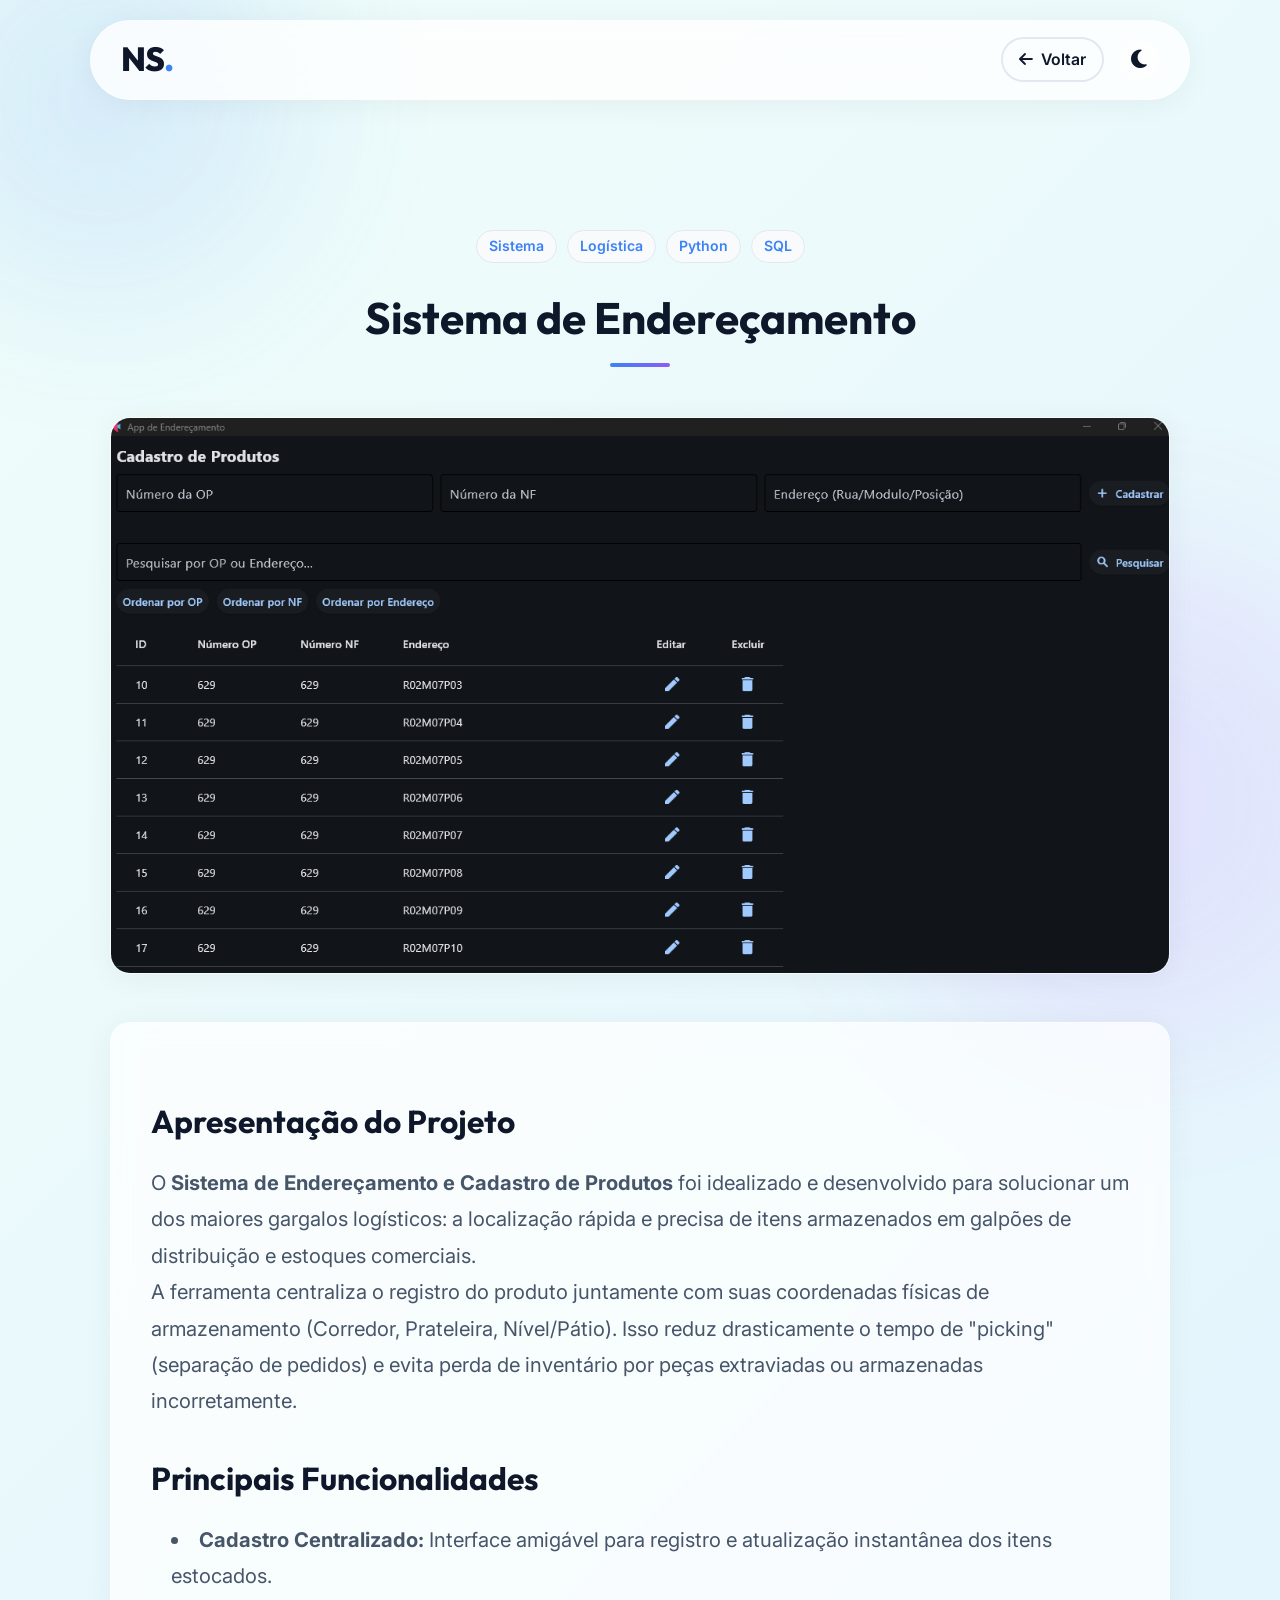
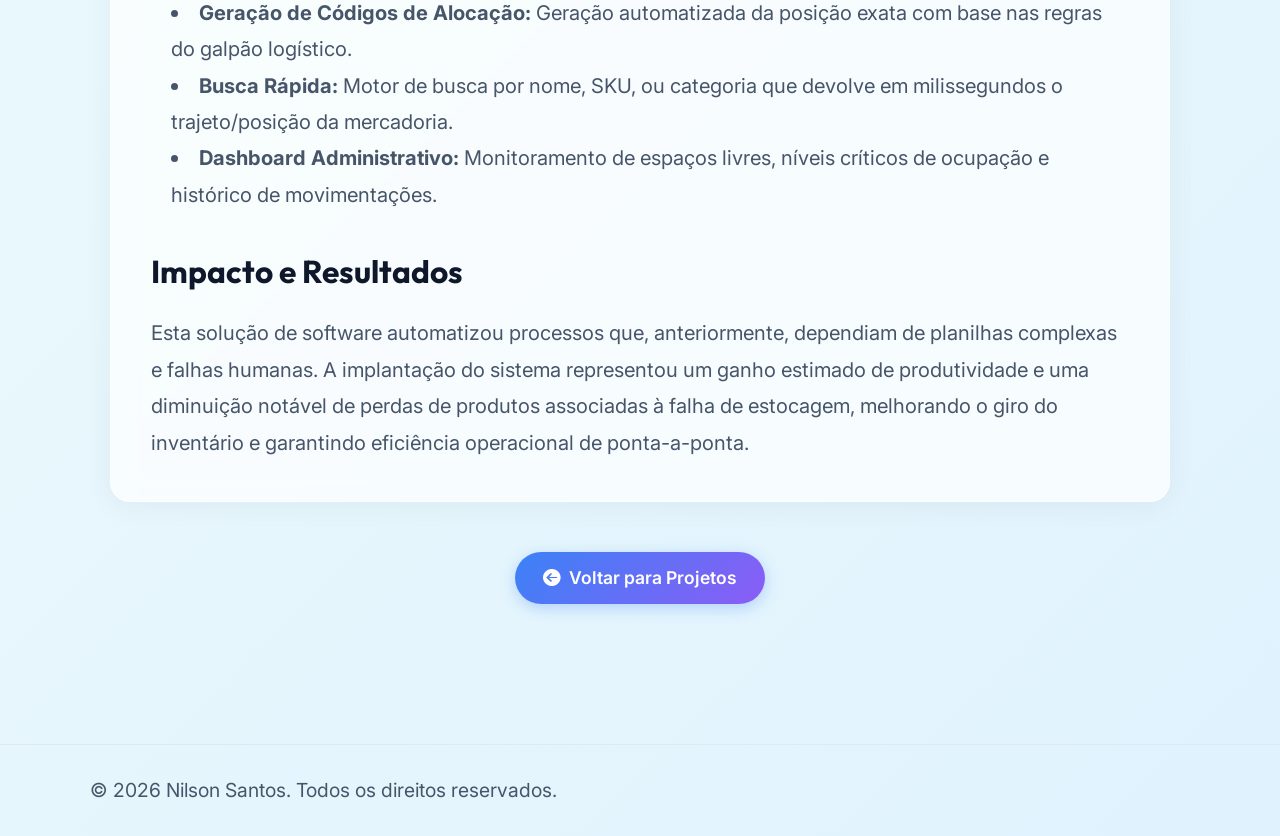
<file: projeto1.html>
<!DOCTYPE html>
<html lang="pt-BR" data-theme="light">
<head>
  <meta charset="UTF-8">
  <meta name="viewport" content="width=device-width, initial-scale=1.0">
  <title>Sistema de Endereçamento | Nilson Santos</title>
  
  <!-- Fonts -->
  <link rel="preconnect" href="https://fonts.googleapis.com">
  <link rel="preconnect" href="https://fonts.gstatic.com" crossorigin>
  <link href="https://fonts.googleapis.com/css2?family=Inter:wght@400;500;600&family=Outfit:wght@500;700;800&display=swap" rel="stylesheet">
  
  <!-- Icons -->
  <link rel="stylesheet" href="https://cdnjs.cloudflare.com/ajax/libs/font-awesome/6.4.0/css/all.min.css">
  
  <link rel="stylesheet" href="style.css">
  <style>
    /* Estilos específicos para a página do projeto */
    .project-header {
      padding-top: 150px;
      text-align: center;
      margin-bottom: 50px;
    }
    .project-hero-img {
      width: 100%;
      border-radius: 20px;
      margin-bottom: 40px;
      box-shadow: var(--glass-shadow);
      border: 1px solid var(--glass-border);
    }
    .project-body {
      padding: 40px;
      font-size: 1.15rem;
      line-height: 1.8;
      color: var(--text-muted);
    }
    .project-body h3 {
      color: var(--text-main);
      font-size: 1.8rem;
      margin-top: 30px;
      margin-bottom: 15px;
    }
    .project-body ul {
      list-style: disc inside;
      margin-bottom: 20px;
      margin-left: 20px;
    }
    .back-btn {
      margin-bottom: 30px;
    }
  </style>
</head>
<body>
  <!-- Background Blobs -->
  <div class="bg-shape shape-1"></div>
  <div class="bg-shape shape-2"></div>

  <header class="header">
    <div class="header-container">
      <a href="index.html" class="logo">NS<span>.</span></a>
      <div class="header-actions">
        <a href="index.html" class="btn btn-outline" style="padding: 8px 16px; font-size: 0.9rem;">
          <i class="fa-solid fa-arrow-left"></i> Voltar
        </a>
        <button id="theme-toggle" class="theme-btn" aria-label="Alternar tema">
          <i class="fa-solid fa-moon"></i>
        </button>
      </div>
    </div>
  </header>

  <main>
    <section class="section project-detail reveal">
      <div class="project-header">
        <div class="projeto-tags" style="justify-content: center; margin-bottom: 20px;">
          <span class="tag">Sistema</span>
          <span class="tag">Logística</span>
          <span class="tag">Python</span>
          <span class="tag">SQL</span>
        </div>
        <h1 class="section-title">Sistema de Endereçamento</h1>
        <div class="title-line"></div>
      </div>
      
      <img src="img/projeto1.png" alt="Sistema de endereçamento em funcionamento" class="project-hero-img">
      
      <div class="project-body glass-panel">
        <h3>Apresentação do Projeto</h3>
        <p>O <strong>Sistema de Endereçamento e Cadastro de Produtos</strong> foi idealizado e desenvolvido para solucionar um dos maiores gargalos logísticos: a localização rápida e precisa de itens armazenados em galpões de distribuição e estoques comerciais.</p>
        
        <p>A ferramenta centraliza o registro do produto juntamente com suas coordenadas físicas de armazenamento (Corredor, Prateleira, Nível/Pátio). Isso reduz drasticamente o tempo de "picking" (separação de pedidos) e evita perda de inventário por peças extraviadas ou armazenadas incorretamente.</p>
        
        <h3>Principais Funcionalidades</h3>
        <ul>
          <li><strong>Cadastro Centralizado:</strong> Interface amigável para registro e atualização instantânea dos itens estocados.</li>
          <li><strong>Geração de Códigos de Alocação:</strong> Geração automatizada da posição exata com base nas regras do galpão logístico.</li>
          <li><strong>Busca Rápida:</strong> Motor de busca por nome, SKU, ou categoria que devolve em milissegundos o trajeto/posição da mercadoria.</li>
          <li><strong>Dashboard Administrativo:</strong> Monitoramento de espaços livres, níveis críticos de ocupação e histórico de movimentações.</li>
        </ul>
        
        <h3>Impacto e Resultados</h3>
        <p>Esta solução de software automatizou processos que, anteriormente, dependiam de planilhas complexas e falhas humanas. A implantação do sistema representou um ganho estimado de produtividade e uma diminuição notável de perdas de produtos associadas à falha de estocagem, melhorando o giro do inventário e garantindo eficiência operacional de ponta-a-ponta.</p>
      </div>
      
      <div style="text-align: center; margin-top: 50px;">
        <a href="index.html#projetos" class="btn btn-primary"><i class="fa-solid fa-circle-arrow-left"></i> Voltar para Projetos</a>
      </div>
    </section>
  </main>

  <footer class="footer">
    <div class="footer-content">
      <p>&copy; <span id="current-year"></span> Nilson Santos. Todos os direitos reservados.</p>
    </div>
  </footer>

  <script src="script.js"></script>
</body>
</html>
</file>
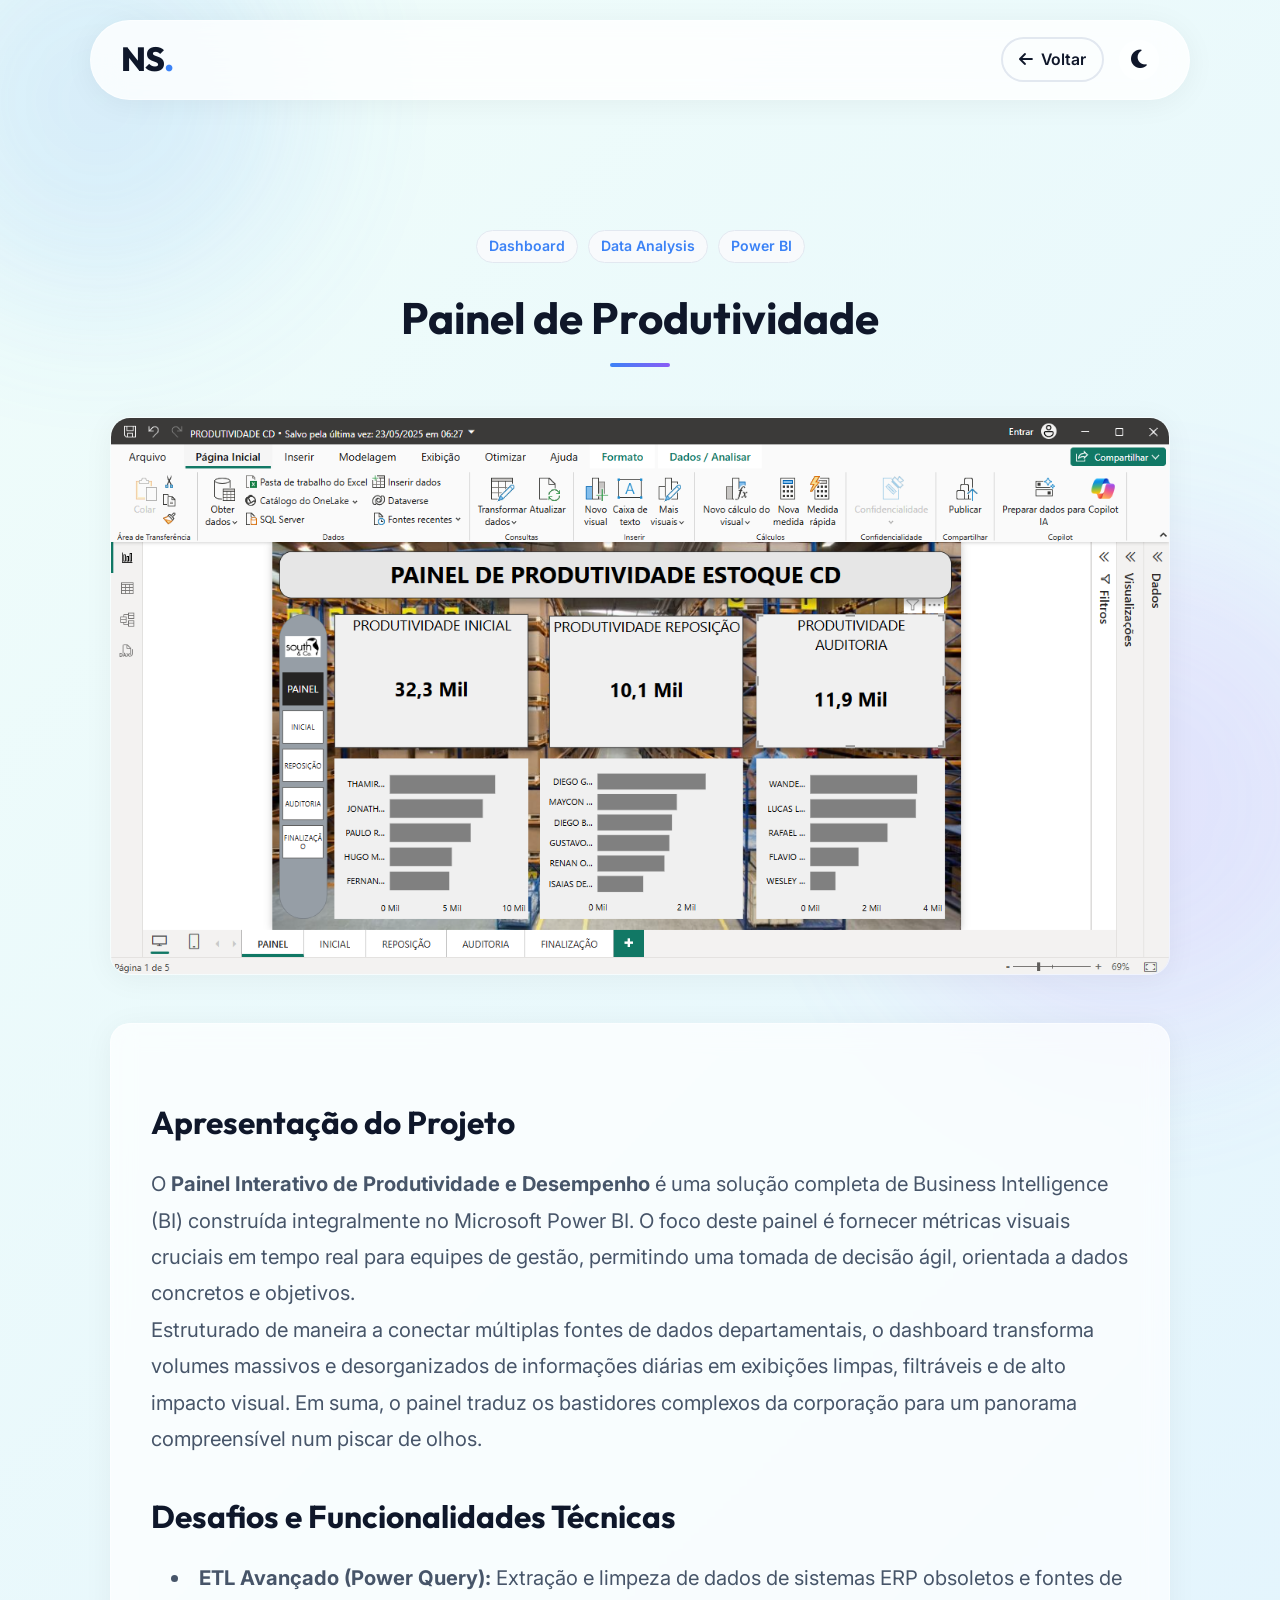
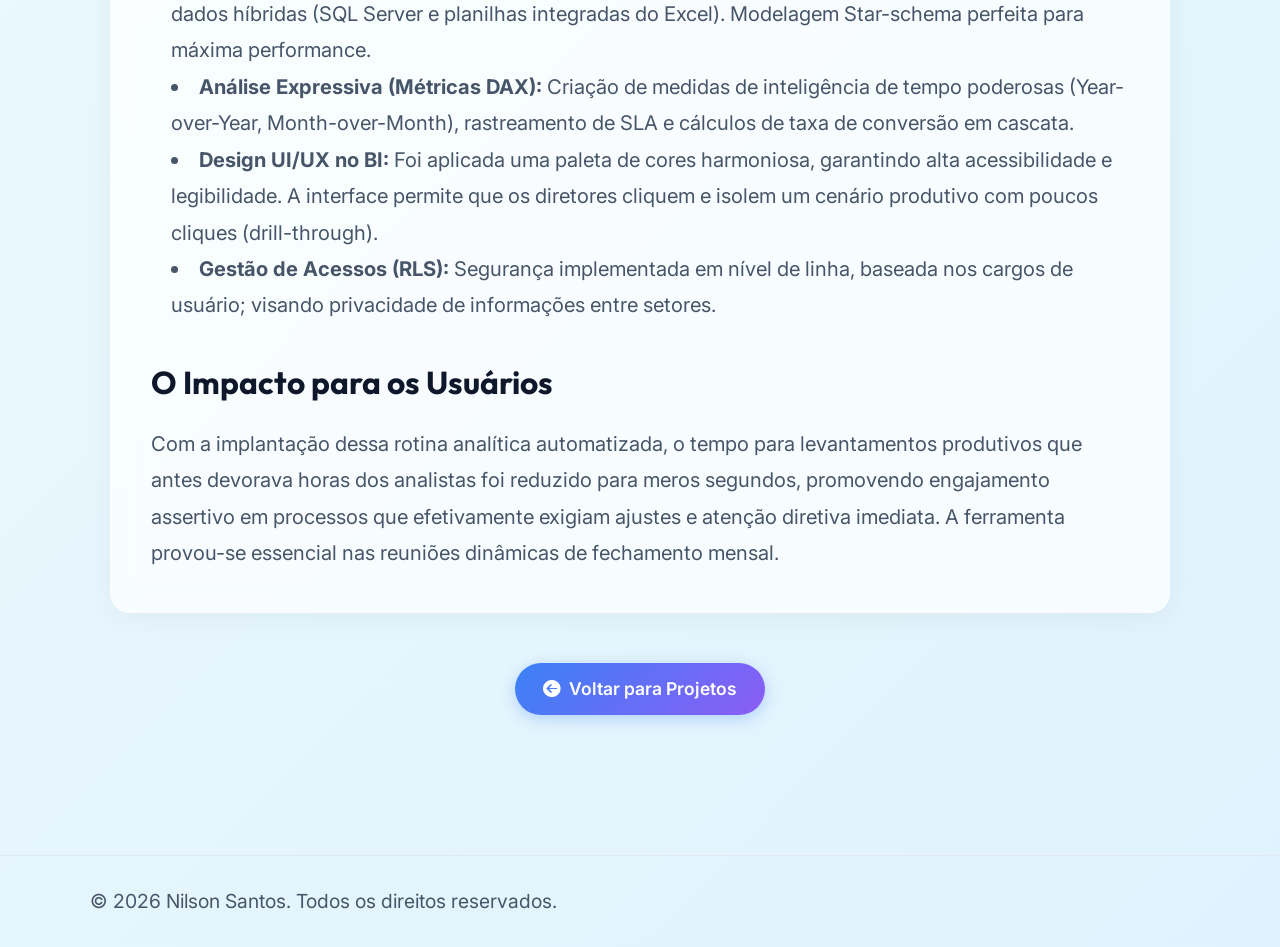
<file: projeto2.html>
<!DOCTYPE html>
<html lang="pt-BR" data-theme="light">
<head>
  <meta charset="UTF-8">
  <meta name="viewport" content="width=device-width, initial-scale=1.0">
  <title>Painel de Produtividade | Nilson Santos</title>
  
  <!-- Fonts -->
  <link rel="preconnect" href="https://fonts.googleapis.com">
  <link rel="preconnect" href="https://fonts.gstatic.com" crossorigin>
  <link href="https://fonts.googleapis.com/css2?family=Inter:wght@400;500;600&family=Outfit:wght@500;700;800&display=swap" rel="stylesheet">
  
  <!-- Icons -->
  <link rel="stylesheet" href="https://cdnjs.cloudflare.com/ajax/libs/font-awesome/6.4.0/css/all.min.css">
  
  <link rel="stylesheet" href="style.css">
  <style>
    /* Estilos específicos para a página do projeto */
    .project-header {
      padding-top: 150px;
      text-align: center;
      margin-bottom: 50px;
    }
    .project-hero-img {
      width: 100%;
      border-radius: 20px;
      margin-bottom: 40px;
      box-shadow: var(--glass-shadow);
      border: 1px solid var(--glass-border);
    }
    .project-body {
      padding: 40px;
      font-size: 1.15rem;
      line-height: 1.8;
      color: var(--text-muted);
    }
    .project-body h3 {
      color: var(--text-main);
      font-size: 1.8rem;
      margin-top: 30px;
      margin-bottom: 15px;
    }
    .project-body ul {
      list-style: disc inside;
      margin-bottom: 20px;
      margin-left: 20px;
    }
    .back-btn {
      margin-bottom: 30px;
    }
  </style>
</head>
<body>
  <!-- Background Blobs -->
  <div class="bg-shape shape-1"></div>
  <div class="bg-shape shape-2"></div>

  <header class="header">
    <div class="header-container">
      <a href="index.html" class="logo">NS<span>.</span></a>
      <div class="header-actions">
        <a href="index.html" class="btn btn-outline" style="padding: 8px 16px; font-size: 0.9rem;">
          <i class="fa-solid fa-arrow-left"></i> Voltar
        </a>
        <button id="theme-toggle" class="theme-btn" aria-label="Alternar tema">
          <i class="fa-solid fa-moon"></i>
        </button>
      </div>
    </div>
  </header>

  <main>
    <section class="section project-detail reveal">
      <div class="project-header">
        <div class="projeto-tags" style="justify-content: center; margin-bottom: 20px;">
          <span class="tag">Dashboard</span>
          <span class="tag">Data Analysis</span>
          <span class="tag">Power BI</span>
        </div>
        <h1 class="section-title">Painel de Produtividade</h1>
        <div class="title-line"></div>
      </div>
      
      <img src="img/projeto2.png" alt="Dashboard do Painel de Produtividade em tela cheia" class="project-hero-img">
      
      <div class="project-body glass-panel">
        <h3>Apresentação do Projeto</h3>
        <p>O <strong>Painel Interativo de Produtividade e Desempenho</strong> é uma solução completa de Business Intelligence (BI) construída integralmente no Microsoft Power BI. O foco deste painel é fornecer métricas visuais cruciais em tempo real para equipes de gestão, permitindo uma tomada de decisão ágil, orientada a dados concretos e objetivos.</p>
        
        <p>Estruturado de maneira a conectar múltiplas fontes de dados departamentais, o dashboard transforma volumes massivos e desorganizados de informações diárias em exibições limpas, filtráveis e de alto impacto visual. Em suma, o painel traduz os bastidores complexos da corporação para um panorama compreensível num piscar de olhos.</p>
        
        <h3>Desafios e Funcionalidades Técnicas</h3>
        <ul>
          <li><strong>ETL Avançado (Power Query):</strong> Extração e limpeza de dados de sistemas ERP obsoletos e fontes de dados híbridas (SQL Server e planilhas integradas do Excel). Modelagem Star-schema perfeita para máxima performance.</li>
          <li><strong>Análise Expressiva (Métricas DAX):</strong> Criação de medidas de inteligência de tempo poderosas (Year-over-Year, Month-over-Month), rastreamento de SLA e cálculos de taxa de conversão em cascata.</li>
          <li><strong>Design UI/UX no BI:</strong> Foi aplicada uma paleta de cores harmoniosa, garantindo alta acessibilidade e legibilidade. A interface permite que os diretores cliquem e isolem um cenário produtivo com poucos cliques (drill-through).</li>
          <li><strong>Gestão de Acessos (RLS):</strong> Segurança implementada em nível de linha, baseada nos cargos de usuário; visando privacidade de informações entre setores.</li>
        </ul>
        
        <h3>O Impacto para os Usuários</h3>
        <p>Com a implantação dessa rotina analítica automatizada, o tempo para levantamentos produtivos que antes devorava horas dos analistas foi reduzido para meros segundos, promovendo engajamento assertivo em processos que efetivamente exigiam ajustes e atenção diretiva imediata. A ferramenta provou-se essencial nas reuniões dinâmicas de fechamento mensal.</p>
      </div>
      
      <div style="text-align: center; margin-top: 50px;">
        <a href="index.html#projetos" class="btn btn-primary"><i class="fa-solid fa-circle-arrow-left"></i> Voltar para Projetos</a>
      </div>
    </section>
  </main>

  <footer class="footer">
    <div class="footer-content">
      <p>&copy; <span id="current-year"></span> Nilson Santos. Todos os direitos reservados.</p>
    </div>
  </footer>

  <script src="script.js"></script>
</body>
</html>
</file>
<file: style.css>
/* =========================================
   VARIAVEIS E TEMAS
========================================= */
:root {
  /* Cores Light Theme - Modern & Vibrant */
  --bg-color: #f8fafc;
  --bg-gradient: linear-gradient(135deg, #f0fdfa 0%, #e0f2fe 100%);
  --text-main: #0f172a;
  --text-muted: #475569;
  
  --primary: #3b82f6;      /* Blue */
  --primary-hover: #2563eb;
  --secondary: #8b5cf6;    /* Purple */
  
  /* Glassmorphism */
  --glass-bg: rgba(255, 255, 255, 0.7);
  --glass-border: rgba(255, 255, 255, 0.5);
  --glass-shadow: 0 4px 30px rgba(0, 0, 0, 0.05);
  
  /* Elementos UI */
  --card-bg: #ffffff;
  --border-color: #e2e8f0;
  --nav-bg: rgba(255, 255, 255, 0.8);
  
  /* Tipografia */
  --font-heading: 'Outfit', sans-serif;
  --font-body: 'Inter', sans-serif;
  
  /* Formas Blobs */
  --blob-1: #60a5fa33;
  --blob-2: #c084fc33;
}

[data-theme="dark"] {
  /* Cores Dark Theme - Deep & Sleek */
  --bg-color: #0f172a;
  --bg-gradient: linear-gradient(135deg, #020617 0%, #0f172a 100%);
  --text-main: #f8fafc;
  --text-muted: #94a3b8;
  
  --primary: #60a5fa;
  --primary-hover: #93c5fd;
  --secondary: #a78bfa;
  
  /* Glassmorphism */
  --glass-bg: rgba(30, 41, 59, 0.6);
  --glass-border: rgba(255, 255, 255, 0.05);
  --glass-shadow: 0 8px 32px rgba(0, 0, 0, 0.3);
  
  /* Elementos UI */
  --card-bg: #1e293b;
  --border-color: #334155;
  --nav-bg: rgba(15, 23, 42, 0.8);
  
  /* Formas Blobs */
  --blob-1: #3b82f622;
  --blob-2: #8b5cf622;
}

/* =========================================
   RESET E BASE
========================================= */
* {
  margin: 0;
  padding: 0;
  box-sizing: border-box;
}

html {
  font-size: 110%; /* Aumentado de 100% para 110% para leitura mais confortável */
  scroll-behavior: smooth;
  scroll-padding-top: 100px;
}

body {
  font-family: var(--font-body);
  background-color: var(--bg-color);
  background-image: var(--bg-gradient);
  color: var(--text-main);
  line-height: 1.6;
  min-height: 100vh;
  position: relative;
  overflow-x: hidden;
  transition: background-color 0.4s ease, color 0.4s ease;
}

h1, h2, h3, h4, .logo {
  font-family: var(--font-heading);
  color: var(--text-main);
}

a {
  text-decoration: none;
  color: inherit;
}

ul {
  list-style: none;
}

/* =========================================
   BACKGROUND BLOBS (Efeito Moderno)
========================================= */
.bg-shape {
  position: fixed;
  border-radius: 50%;
  filter: blur(80px);
  z-index: -1;
  opacity: 0.8;
  transition: background-color 0.5s ease;
}

.shape-1 {
  width: 400px;
  height: 400px;
  background-color: var(--blob-1);
  top: -100px;
  left: -100px;
  animation: float 10s ease-in-out infinite;
}

.shape-2 {
  width: 500px;
  height: 500px;
  background-color: var(--blob-2);
  bottom: -150px;
  right: -100px;
  animation: float 12s ease-in-out infinite reverse;
}

@keyframes float {
  0%, 100% { transform: translateY(0) scale(1); }
  50% { transform: translateY(-30px) scale(1.05); }
}

/* =========================================
   COMPONENTS COMUNS
========================================= */
.glass-panel {
  background: var(--glass-bg);
  backdrop-filter: blur(12px);
  -webkit-backdrop-filter: blur(12px);
  border: 1px solid var(--glass-border);
  box-shadow: var(--glass-shadow);
  border-radius: 20px;
  transition: all 0.4s ease;
}

.section {
  padding: 80px 20px;
  max-width: 1100px;
  margin: 0 auto;
}

.section-header {
  margin-bottom: 50px;
  text-align: center;
}

.section-title {
  font-size: 2.5rem;
  font-weight: 700;
  margin-bottom: 10px;
  display: inline-block;
  position: relative;
}

.title-line {
  height: 4px;
  width: 60px;
  background: linear-gradient(90deg, var(--primary), var(--secondary));
  margin: 0 auto;
  border-radius: 2px;
}

/* Botões */
.btn {
  display: inline-flex;
  align-items: center;
  gap: 8px;
  padding: 12px 28px;
  border-radius: 30px;
  font-weight: 600;
  font-family: var(--font-body);
  font-size: 1rem;
  cursor: pointer;
  transition: all 0.3s cubic-bezier(0.175, 0.885, 0.32, 1.275);
  border: none;
}

.btn-primary {
  background: linear-gradient(135deg, var(--primary), var(--secondary));
  color: white;
  box-shadow: 0 4px 15px rgba(59, 130, 246, 0.3);
}

.btn-primary:hover {
  transform: translateY(-3px);
  box-shadow: 0 8px 25px rgba(59, 130, 246, 0.5);
}

.btn-outline {
  background: transparent;
  color: var(--text-main);
  border: 2px solid var(--border-color);
}

.btn-outline:hover {
  border-color: var(--primary);
  color: var(--primary);
  transform: translateY(-3px);
}

/* =========================================
   HEADER & NAVEGAÇÃO
========================================= */
.header {
  position: fixed;
  top: 0;
  left: 0;
  width: 100%;
  z-index: 1000;
  padding: 20px;
  transition: all 0.3s ease;
}

.header.scrolled {
  padding: 10px 20px;
}

.header-container {
  display: flex;
  justify-content: space-between;
  align-items: center;
  max-width: 1100px;
  margin: 0 auto;
  background: var(--nav-bg);
  backdrop-filter: blur(16px);
  -webkit-backdrop-filter: blur(16px);
  padding: 12px 30px;
  border-radius: 100px;
  border: 1px solid var(--glass-border);
  box-shadow: var(--glass-shadow);
}

.logo {
  font-size: 1.9rem;
  font-weight: 800;
  letter-spacing: -1px;
}

.logo span {
  color: var(--primary);
}

.nav-list {
  display: flex;
  gap: 30px;
}

.nav-link {
  font-weight: 500;
  font-size: 1.1rem; /* Aumentado de 1.0rem */
  color: var(--text-muted);
  position: relative;
  transition: color 0.3s ease;
}

.nav-link:hover, .nav-link.active {
  color: var(--text-main);
}

/* Linha animada do link */
.nav-link::after {
  content: '';
  position: absolute;
  width: 100%;
  height: 2px;
  bottom: -4px;
  left: 0;
  background: linear-gradient(90deg, var(--primary), var(--secondary));
  transform: scaleX(0);
  transform-origin: right;
  transition: transform 0.3s ease;
  border-radius: 2px;
}

.nav-link:hover::after, .nav-link.active::after {
  transform: scaleX(1);
  transform-origin: left;
}

.header-actions {
  display: flex;
  align-items: center;
  gap: 15px;
}

.theme-btn {
  background: none;
  border: none;
  font-size: 1.2rem;
  color: var(--text-main);
  cursor: pointer;
  width: 40px;
  height: 40px;
  border-radius: 50%;
  display: flex;
  align-items: center;
  justify-content: center;
  transition: all 0.3s ease;
  background-color: var(--glass-border);
}

.theme-btn:hover {
  background-color: var(--border-color);
  transform: rotate(15deg) scale(1.1);
}

.mobile-menu-btn {
  display: none;
  background: none;
  border: none;
  font-size: 1.5rem;
  color: var(--text-main);
  cursor: pointer;
}

/* =========================================
   HERO / INICIAL
========================================= */
.hero {
  min-height: 100vh;
  display: flex;
  align-items: center;
  justify-content: center;
  padding-top: 120px;
}

.hero-content {
  text-align: center;
  max-width: 800px;
}

.profile-frame {
  position: relative;
  width: 180px;
  height: 180px;
  margin: 0 auto 30px;
  border-radius: 50%;
  z-index: 1;
}

.foto-perfil {
  width: 100%;
  height: 100%;
  object-fit: cover;
  border-radius: 50%;
  position: relative;
  z-index: 2;
  border: 4px solid var(--card-bg);
  box-shadow: 0 10px 25px rgba(0,0,0,0.1);
  transition: transform 0.4s ease;
}

.profile-frame:hover .foto-perfil {
  transform: scale(1.05);
}

/* Anél gradiente atrás da foto */
.ring {
  position: absolute;
  top: -5px;
  left: -5px;
  right: -5px;
  bottom: -5px;
  border-radius: 50%;
  background: linear-gradient(135deg, var(--primary), var(--secondary));
  z-index: 1;
  animation: spin 8s linear infinite;
}

@keyframes spin {
  100% { transform: rotate(360deg); }
}

.hero-title {
  font-size: 4rem; /* Aumentado */
  line-height: 1.1;
  margin-bottom: 15px;
}

.highlight {
  background: linear-gradient(90deg, var(--primary), var(--secondary));
  -webkit-background-clip: text;
  -webkit-text-fill-color: transparent;
  background-clip: text;
}

.hero-subtitle {
  font-size: 1.7rem; /* Aumentado */
  color: var(--text-muted);
  font-family: var(--font-body);
  font-weight: 500;
  margin-bottom: 25px;
  height: 2.2rem;
}

.cursor {
  display: inline-block;
  width: 3px;
  background-color: var(--primary);
  animation: blink 1s step-end infinite;
}

@keyframes blink {
  0%, 100% { opacity: 1; }
  50% { opacity: 0; }
}

.hero-desc {
  font-size: 1.25rem; /* Aumentado de 1.1rem */
  color: var(--text-muted);
  max-width: 650px;
  margin: 0 auto 40px;
  line-height: 1.7;
}

.hero-actions {
  display: flex;
  gap: 20px;
  justify-content: center;
}

/* =========================================
   SOBRE MIM
========================================= */
.sobre-container {
  display: grid;
  grid-template-columns: 1fr 1fr;
  gap: 40px;
  align-items: center;
}

.sobre-texto {
  padding: 30px;
}

.sobre-texto p {
  margin-bottom: 20px;
  font-size: 1.15rem; /* Aumentado de 1.05rem para leitura fácil */
  color: var(--text-muted);
  line-height: 1.7;
}

.sobre-texto p strong {
  color: var(--text-main);
  background: linear-gradient(90deg, var(--primary), var(--secondary));
  -webkit-background-clip: text;
  background-clip: text;
  -webkit-text-fill-color: transparent;
}

.habilidades-titulo {
  font-size: 1.5rem;
  margin-bottom: 25px;
  text-align: center;
}

.tecnologias-container {
  display: flex;
  flex-wrap: wrap;
  justify-content: center;
  gap: 20px;
}

.tech-card {
  width: 75px;
  height: 75px;
  background: var(--card-bg);
  border: 1px solid var(--border-color);
  border-radius: 16px;
  display: flex;
  align-items: center;
  justify-content: center;
  box-shadow: 0 4px 10px rgba(0,0,0,0.03);
  transition: all 0.3s cubic-bezier(0.175, 0.885, 0.32, 1.275);
  position: relative;
  cursor: pointer;
}

.tech-card img {
  width: 40px;
  height: 40px;
  transition: all 0.3s ease;
  filter: grayscale(100%) opacity(0.7);
}

.tech-card:hover {
  transform: translateY(-8px) scale(1.05);
  border-color: var(--primary);
  box-shadow: 0 10px 25px rgba(59, 130, 246, 0.2);
}

.tech-card:hover img {
  filter: grayscale(0%) opacity(1);
}

/* Tooltip simples */
.tech-card::before {
  content: attr(aria-label);
  position: absolute;
  top: -30px;
  background: var(--text-main);
  color: var(--bg-color);
  padding: 4px 10px;
  border-radius: 4px;
  font-size: 0.8rem;
  font-weight: 600;
  opacity: 0;
  pointer-events: none;
  transition: all 0.3s ease;
  transform: translateY(10px);
}

.tech-card:hover::before {
  opacity: 1;
  transform: translateY(0);
}

/* =========================================
   PROJETOS
========================================= */
.projetos-grid {
  display: grid;
  grid-template-columns: repeat(auto-fit, minmax(320px, 1fr));
  gap: 30px;
}

.projeto-card {
  overflow: hidden;
  display: flex;
  flex-direction: column;
}

.projeto-card:hover {
  transform: translateY(-5px);
  border-color: var(--glass-border);
}

.projeto-img-wrapper {
  position: relative;
  width: 100%;
  height: 220px;
  overflow: hidden;
  border-bottom: 1px solid var(--border-color);
}

.projeto-img {
  width: 100%;
  height: 100%;
  object-fit: cover;
  transition: transform 0.6s cubic-bezier(0.165, 0.84, 0.44, 1);
}

.projeto-card:hover .projeto-img {
  transform: scale(1.08);
}

.projeto-overlay {
  position: absolute;
  top: 0;
  left: 0;
  width: 100%;
  height: 100%;
  background: rgba(15, 23, 42, 0.5);
  display: flex;
  align-items: center;
  justify-content: center;
  opacity: 0;
  transition: opacity 0.3s ease;
}

.projeto-card:hover .projeto-overlay {
  opacity: 1;
}

.projeto-link {
  width: 50px;
  height: 50px;
  background: white;
  color: #0f172a;
  border-radius: 50%;
  display: flex;
  align-items: center;
  justify-content: center;
  font-size: 1.2rem;
  transform: translateY(20px);
  transition: transform 0.3s cubic-bezier(0.175, 0.885, 0.32, 1.275);
}

.projeto-card:hover .projeto-link {
  transform: translateY(0);
}

.projeto-link:hover {
  background: var(--primary);
  color: white;
}

.projeto-info {
  padding: 25px;
  flex-grow: 1;
  display: flex;
  flex-direction: column;
}

.projeto-tags {
  display: flex;
  flex-wrap: wrap;
  gap: 10px;
  margin-bottom: 15px;
}

.tag {
  background: var(--bg-color);
  color: var(--primary);
  padding: 4px 12px;
  border-radius: 20px;
  font-size: 0.8rem;
  font-weight: 600;
  border: 1px solid var(--border-color);
}

.projeto-titulo {
  font-size: 1.6rem; /* Aumentado de 1.4rem */
  margin-bottom: 12px;
}

.projeto-desc {
  color: var(--text-muted);
  font-size: 1.1rem; /* Aumentado de 0.95rem */
  flex-grow: 1;
  line-height: 1.6;
}

/* =========================================
   CONTATO
========================================= */
.contato-container {
  display: grid;
  grid-template-columns: 1fr 1.5fr;
  gap: 40px;
}

.contato-info {
  padding: 30px;
}

.contato-info h3 {
  font-size: 1.8rem;
  margin-bottom: 15px;
}

.contato-info p {
  color: var(--text-muted);
  margin-bottom: 30px;
}

.contato-links {
  display: flex;
  flex-direction: column;
  gap: 20px;
}

.contact-btn {
  display: inline-flex;
  align-items: center;
  gap: 15px;
  padding: 15px;
  background: var(--card-bg);
  border: 1px solid var(--border-color);
  border-radius: 12px;
  transition: all 0.3s ease;
  font-weight: 500;
}

a.contact-btn:hover {
  border-color: var(--primary);
  color: var(--primary);
  transform: translateX(5px);
}

.contact-btn i {
  font-size: 1.2rem;
  color: var(--primary);
}

/* Formulário Animado */
.contato-form {
  padding: 40px;
  display: flex;
  flex-direction: column;
  gap: 25px;
}

.input-group {
  position: relative;
}

.input-group input,
.input-group textarea {
  width: 100%;
  padding: 16px;
  background: var(--card-bg);
  border: 1px solid var(--border-color);
  border-radius: 10px;
  color: var(--text-main);
  font-family: var(--font-body);
  font-size: 1.1rem; /* Aumentado para melhor leitura ao digitar */
  transition: all 0.3s ease;
}

.input-group input:focus,
.input-group textarea:focus {
  outline: none;
  border-color: var(--primary);
  box-shadow: 0 0 0 3px rgba(59, 130, 246, 0.1);
}

/* Placeholder Animação (Flutuante) */
.input-group label {
  position: absolute;
  left: 15px;
  top: 15px;
  color: var(--text-muted);
  transition: all 0.3s ease;
  pointer-events: none;
  background: var(--card-bg);
  padding: 0 5px;
}

.input-group input:focus ~ label,
.input-group input:not(:placeholder-shown) ~ label,
.input-group textarea:focus ~ label,
.input-group textarea:not(:placeholder-shown) ~ label {
  top: -10px;
  font-size: 0.9rem;
  color: var(--primary);
  font-weight: 500;
}

.submit-btn {
  width: 100%;
  justify-content: center;
  padding: 15px;
  font-size: 1.1rem;
  margin-top: 10px;
}

.form-feedback {
  display: none;
  text-align: center;
  padding: 12px;
  border-radius: 8px;
  background: rgba(16, 185, 129, 0.1);
  color: #10b981;
  font-weight: 500;
  border: 1px solid #10b981;
}

.form-feedback.show {
  display: block;
  animation: fadeIn 0.5s ease;
}

/* =========================================
   FOOTER
========================================= */
.footer {
  padding: 30px 20px;
  border-top: 1px solid var(--border-color);
  margin-top: 60px;
}

.footer-content {
  max-width: 1100px;
  margin: 0 auto;
  display: flex;
  justify-content: space-between;
  align-items: center;
  color: var(--text-muted);
  font-size: 1.1rem; /* Aumentado */
}

.social-links {
  display: flex;
  gap: 15px;
}

.social-links a {
  width: 40px;
  height: 40px;
  display: flex;
  align-items: center;
  justify-content: center;
  border-radius: 50%;
  background: var(--card-bg);
  border: 1px solid var(--border-color);
  transition: all 0.3s ease;
}

.social-links a:hover {
  background: var(--primary);
  color: white;
  border-color: var(--primary);
  transform: translateY(-3px);
}

/* =========================================
   ANIMAÇÕES REVEAL (Scroll)
========================================= */
.reveal {
  opacity: 0;
  transform: translateY(40px);
  transition: all 0.8s cubic-bezier(0.5, 0, 0, 1);
}

.reveal.active {
  opacity: 1;
  transform: translateY(0);
}

@keyframes fadeIn {
  from { opacity: 0; transform: translateY(-10px); }
  to { opacity: 1; transform: translateY(0); }
}

/* =========================================
   RESPONSIVIDADE
========================================= */
@media (max-width: 968px) {
  .sobre-container,
  .contato-container {
    grid-template-columns: 1fr;
    gap: 30px;
  }
  
  .hero-title {
    font-size: 2.8rem;
  }
}

@media (max-width: 768px) {
  .header-container {
    padding: 10px 20px;
  }
  
  /* Menu Mobile */
  .mobile-menu-btn {
    display: block;
  }
  
  .navbar {
    position: fixed;
    top: 0;
    left: -100%;
    width: 280px;
    height: 100vh;
    background: var(--bg-color);
    box-shadow: 2px 0 20px rgba(0,0,0,0.1);
    transition: 0.4s ease;
    padding-top: 80px;
    z-index: -1;
  }
  
  .navbar.active {
    left: 0;
  }
  
  .nav-list {
    flex-direction: column;
    align-items: center;
    gap: 30px;
  }
  
  .nav-link {
    font-size: 1.2rem;
  }
  
  .hero {
    padding-top: 100px;
  }
  
  .hero-title {
    font-size: 2.4rem;
  }
  
  .section {
    padding: 60px 20px;
  }
  
  .contato-form {
    padding: 25px;
  }
  
  .footer-content {
    flex-direction: column;
    gap: 20px;
    text-align: center;
  }
}

@media (max-width: 480px) {
  .hero-actions {
    flex-direction: column;
    gap: 15px;
  }
  
  .projetos-grid {
    grid-template-columns: 1fr;
  }
}

/* =========================================
   MINI GAME (MEMORY)
========================================= */
.game-container {
  padding: 30px;
  max-width: 600px;
  margin: 0 auto;
}

.game-stats {
  display: flex;
  justify-content: space-around;
  margin-bottom: 25px;
  font-size: 1.2rem;
  font-weight: 600;
  color: var(--text-main);
}

.memory-board {
  display: grid;
  grid-template-columns: repeat(4, 1fr);
  gap: 15px;
  perspective: 1000px;
}

.memory-card {
  aspect-ratio: 1;
  position: relative;
  transform-style: preserve-3d;
  transition: transform 0.6s cubic-bezier(0.4, 0.2, 0.2, 1);
  cursor: pointer;
}

.memory-card:hover:not(.flipped) {
  transform: scale(1.05);
}

.memory-card:active:not(.flipped) {
  transform: scale(0.95);
}

.memory-card.flipped {
  transform: rotateY(180deg);
  cursor: default;
}

.card-face {
  position: absolute;
  width: 100%;
  height: 100%;
  backface-visibility: hidden;
  border-radius: 12px;
  display: flex;
  align-items: center;
  justify-content: center;
  font-size: 2.5rem;
  box-shadow: var(--glass-shadow);
  user-select: none;
}

.card-front {
  background: var(--card-bg);
  border: 1px solid var(--border-color);
  color: var(--primary);
  transform: rotateY(180deg);
  font-size: 2.5rem;
}

.card-back {
  background: linear-gradient(135deg, var(--primary), var(--secondary));
  color: white;
  border: 1px solid var(--glass-border);
}

.memory-card.matched .card-front {
  background: rgba(16, 185, 129, 0.1);
  border-color: #10b981;
  color: #10b981;
  animation: matchBounce 0.5s ease;
}

@keyframes matchBounce {
  0%, 100% { transform: rotateY(180deg) scale(1); }
  50% { transform: rotateY(180deg) scale(1.15); }
}

@media (max-width: 480px) {
  .memory-board {
    grid-template-columns: repeat(4, 1fr);
    gap: 10px;
  }
  .card-face {
    font-size: 2rem;
  }
  .game-container {
    padding: 15px;
  }
}
</file>
